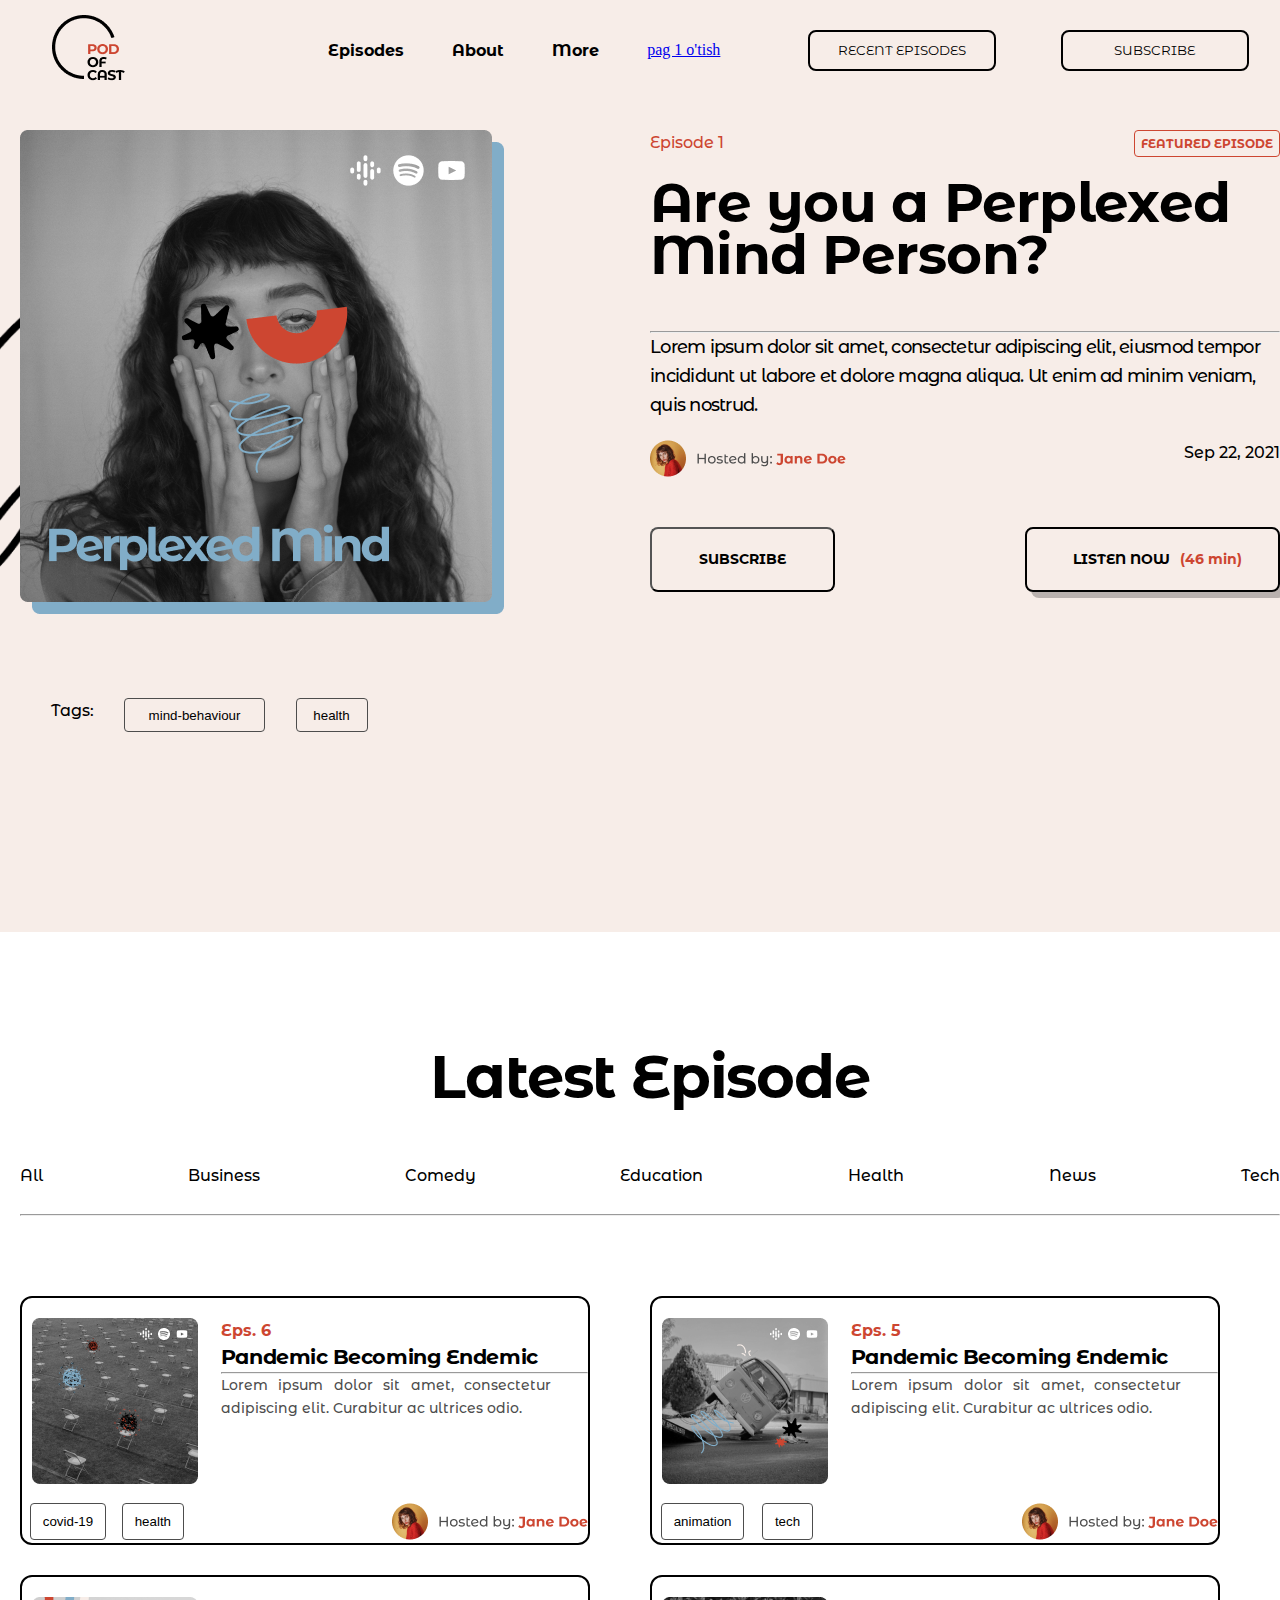
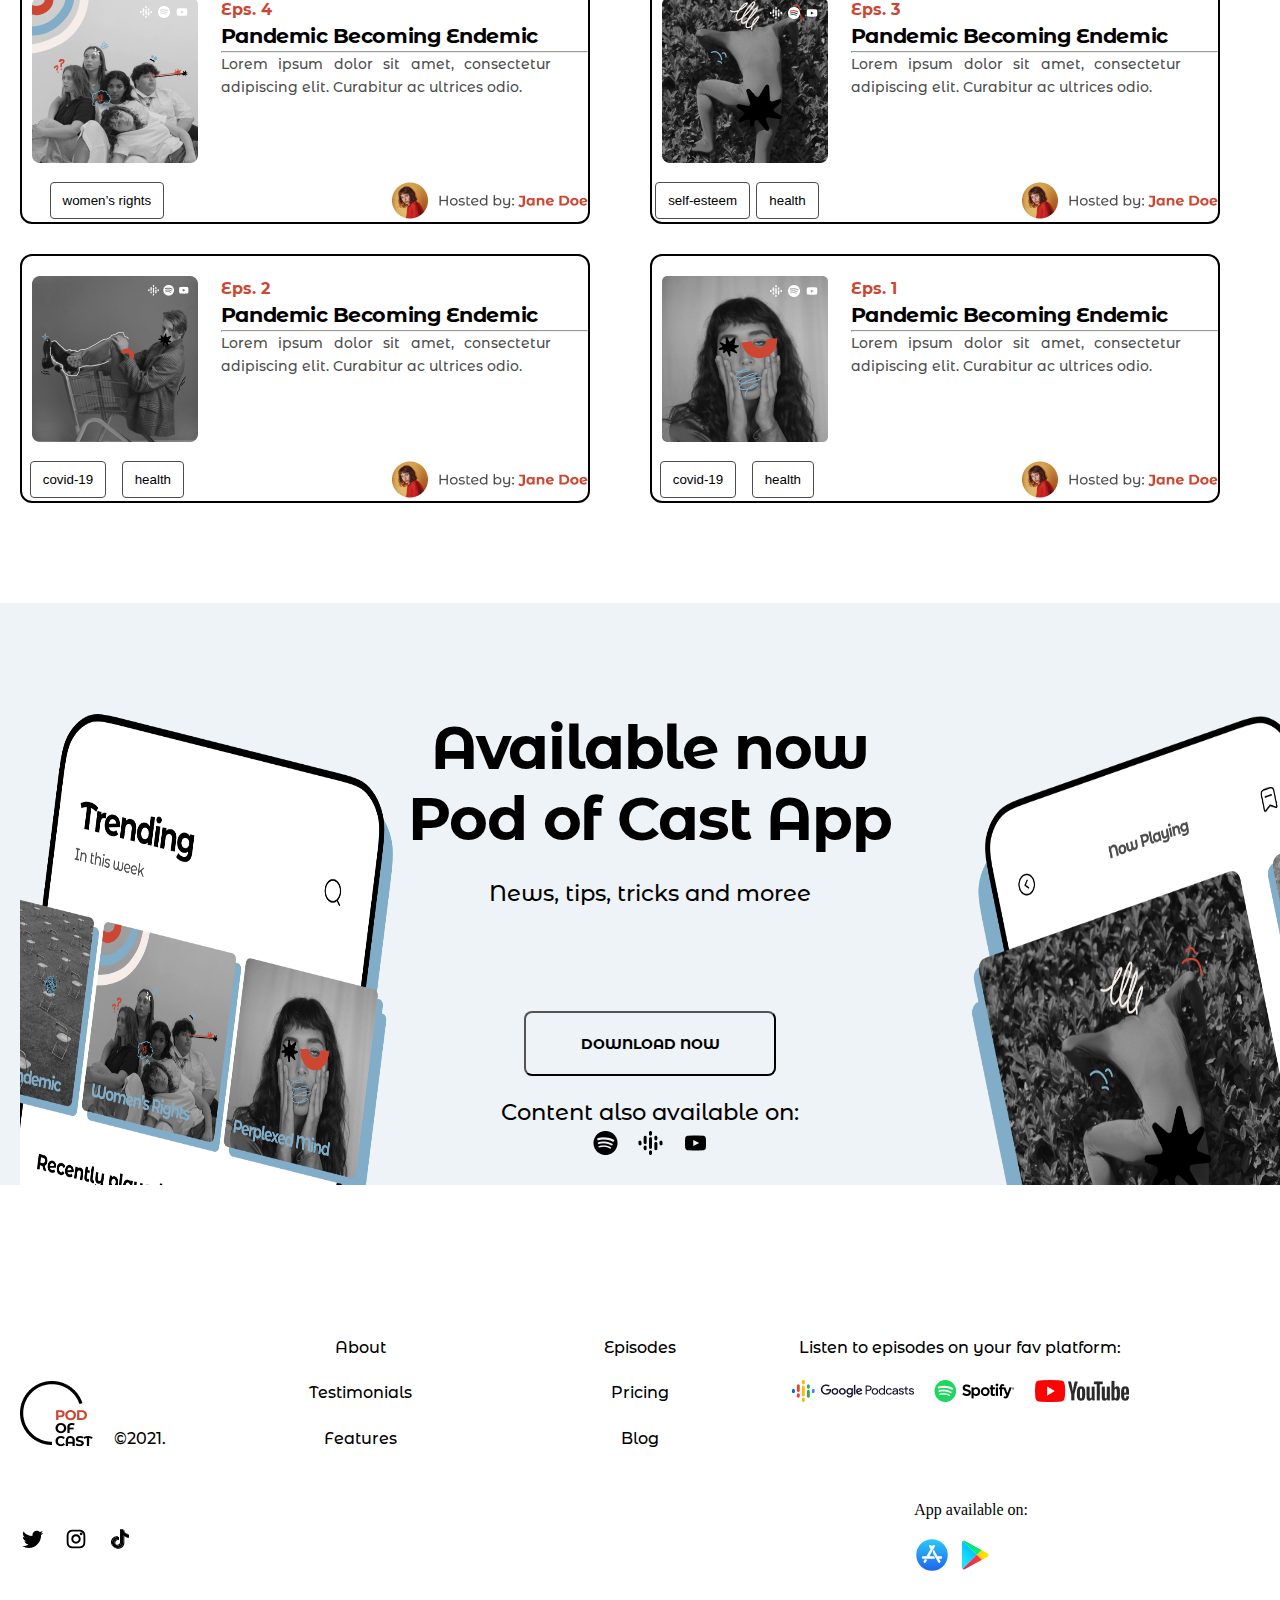
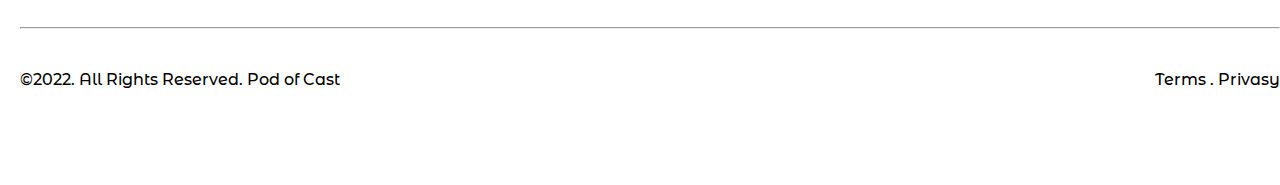
<file: page 3/index.html>
<!DOCTYPE html>
<html lang="en">
  <head>
    <meta charset="UTF-8" />
    <meta http-equiv="X-UA-Compatible" content="IE=edge" />
    <meta name="viewport" content="width=device-width, initial-scale=1.0" />
    <title>page 3</title>
    <link rel="stylesheet" href="css/stayl.css" />
    <link
      rel="stylesheet"
      href="https://cdnjs.cloudflare.com/ajax/libs/font-awesome/6.4.0/css/all.min.css"
      integrity="sha512-iecdLmaskl7CVkqkXNQ/ZH/XLlvWZOJyj7Yy7tcenmpD1ypASozpmT/E0iPtmFIB46ZmdtAc9eNBvH0H/ZpiBw=="
      crossorigin="anonymous"
      referrerpolicy="no-referrer"
    />
  </head>
  <body>
    <header class="header">
      <div class="container">
        <nav class="header-nav">
          <div class="header-nav_logo">
            <img src="logo/logo.png" alt="" />
          </div>
          <ul class="header-nav_list">
            <li>Episodes</li>
            <li>About</li>
            <li>More <i class="fa-solid fa-chevron-down fa-bounce"></i></li>
            <a href="../index.html">pag 1 o'tish</a>

          </ul>
          <div class="header-nav_button">
            <button class="header-nav_button--btn1">RECENT EPISODES</button>
            <button class="header-nav_button--btn2">SUBSCRIBE</button>
          </div>
        </nav>
      </div>
    </header>
    <main>
      <section class="hero">
        <div class="container">
          <img src="icon/Group 48095792.png" alt="" id="img2" />
          <img src="icon/Hero Shape Swirl.png" alt="" id="img" />
          <div class="hero-block">
            <div class="hero-block_img">
              <img src="img/cover.png" alt="" />
            </div>
            <div class="hero-block_content">
              <div class="hero-block_content__subtitle">
                <p>Episode 1</p>
                <button class="hero-block_content__subtitle--btn">
                  FEATURED EPISODE
                </button>
              </div>
              <div class="hero-block_content__title">
                <h2>Are you a Perplexed Mind Person?</h2>
                <br />
                <hr />
                <p>
                  Lorem ipsum dolor sit amet, consectetur adipiscing elit,
                  eiusmod tempor incididunt ut labore et dolore magna aliqua. Ut
                  enim ad minim veniam, quis nostrud.
                </p>
              </div>
              <div class="hero-block_content__avatar">
                <img src="img/hosted by.png" alt="" />
                <p>Sep 22, 2021</p>
              </div>
              <div class="hero-block_content__button">
                <button class="hero-block_content__button--btn1">
                  SUBSCRIBE
                </button>
                <button class="hero-block_content__button--btn2">
                  <i class="fa-solid fa-play"></i> LISTEN NOW
                  <span class="span">(46 min)</span>
                </button>
              </div>
            </div>
          </div>
          <div class="hero-tags">
            <p>Tags:</p>
            <button class="hero-tags_btn">mind-behaviour</button>
            <button class="hero-tags_btn2">health</button>
          </div>
        </div>
      </section>
      <section class="content">
        <div class="container">
          <div class="content-title">
            <h1>Latest Episode</h1>
          </div>
          <div class="content-categories">
            <p>All</p>
            <p>Business</p>
            <p>Comedy</p>
            <p>Education</p>
            <p>Health</p>
            <p>News</p>
            <p>Tech</p>
          </div>
          <hr>
          <ul class="content-list">
            <li>
              <div class="content-list_card1">
                <div class="content-list_card1__img">
                  <img src="img/content_img 1.png" alt="" />
                </div>
                <div class="content-list_card1__text">
                  <h4>Eps. 6</h4>
                  <h3>Pandemic Becoming Endemic</h3>
                  <hr />
                  <p>
                    Lorem ipsum dolor sit amet, consectetur adipiscing elit.
                    Curabitur ac ultrices odio.
                  </p>
                </div>
              </div>
              <div class="content-list_card2">
                <div class="content-list_card2__button">
                  <button class="content-list_card2__button--btn">
                    <p>covid-19</p>
                  </button>
                  <button class="content-list_card2__button--btn">
                    <p>health</p>
                  </button>
                </div>
                <img src="img/hosted by.png" alt="" />
              </div>
            </li>
            <li>
              <div class="content-list_card1">
                <div class="content-list_card1__img">
                  <img src="img/content_img 2.png" alt="" />
                </div>
                <div class="content-list_card1__text">
                  <h4>Eps. 5</h4>
                  <h3>Pandemic Becoming Endemic</h3>
                  <hr />
                  <p>
                    Lorem ipsum dolor sit amet, consectetur adipiscing elit.
                    Curabitur ac ultrices odio.
                  </p>
                </div>
              </div>
              <div class="content-list_card2">
                <div class="content-list_card2__button">
                  <button class="content-list_card2__button--btn">
                    <p>animation</p>
                  </button>
                  <button class="content-list_card2__button--btn">
                    <p>tech</p>
                  </button>
                </div>
                <img src="img/hosted by.png" alt="" />
              </div>
            </li>
            <li>
              <div class="content-list_card1">
                <div class="content-list_card1__img">
                  <img src="img/content_img 3.png" alt="" />
                </div>
                <div class="content-list_card1__text">
                  <h4>Eps. 4</h4>
                  <h3>Pandemic Becoming Endemic</h3>
                  <hr />
                  <p>
                    Lorem ipsum dolor sit amet, consectetur adipiscing elit.
                    Curabitur ac ultrices odio.
                  </p>
                </div>
              </div>
              <div class="content-list_card2">
                <div class="content-list_card2__button">
                  <button class="content-list_card2__button--btn">
                    <p>women’s rights</p>
                  </button>
                </div>
                <img src="img/hosted by.png" alt="" />
              </div>
            </li>
            <li>
              <div class="content-list_card1">
                <div class="content-list_card1__img">
                  <img src="img/content_img 4.png" alt="" />
                </div>
                <div class="content-list_card1__text">
                  <h4>Eps. 3</h4>
                  <h3>Pandemic Becoming Endemic</h3>
                  <hr />
                  <p>
                    Lorem ipsum dolor sit amet, consectetur adipiscing elit.
                    Curabitur ac ultrices odio.
                  </p>
                </div>
              </div>
              <div class="content-list_card2">
                <div class="content-list_card2__button">
                  <button class="content-list_card2__button--btn">
                    <p>self-esteem</p>
                  </button>
                  <button class="content-list_card2__button--btn">
                    <p>health</p>
                  </button>
                </div>
                <img src="img/hosted by.png" alt="" />
              </div>
            </li>
            <li>
              <div class="content-list_card1">
                <div class="content-list_card1__img">
                  <img src="img/content_img 5.png" alt="" />
                </div>
                <div class="content-list_card1__text">
                  <h4>Eps. 2</h4>
                  <h3>Pandemic Becoming Endemic</h3>
                  <hr />
                  <p>
                    Lorem ipsum dolor sit amet, consectetur adipiscing elit.
                    Curabitur ac ultrices odio.
                  </p>
                </div>
              </div>
              <div class="content-list_card2">
                <div class="content-list_card2__button">
                  <button class="content-list_card2__button--btn">
                    <p>covid-19</p>
                  </button>
                  <button class="content-list_card2__button--btn">
                    <p>health</p>
                  </button>
                </div>
                <img src="img/hosted by.png" alt="" />
              </div>
            </li>
            <li>
              <div class="content-list_card1">
                <div class="content-list_card1__img">
                  <img src="img/content_img 6.png" alt="" />
                </div>
                <div class="content-list_card1__text">
                  <h4>Eps. 1</h4>
                  <h3>Pandemic Becoming Endemic</h3>
                  <hr />
                  <p>
                    Lorem ipsum dolor sit amet, consectetur adipiscing elit.
                    Curabitur ac ultrices odio.
                  </p>
                </div>
              </div>
              <div class="content-list_card2">
                <div class="content-list_card2__button">
                  <button class="content-list_card2__button--btn">
                    <p>covid-19</p>
                  </button>
                  <button class="content-list_card2__button--btn">
                    <p>health</p>
                  </button>
                </div>
                <img src="img/hosted by.png" alt="" />
              </div>
            </li>
          </ul>
          </div>
        </div>
      </section>
      <section class="app">
        <div class="container">
          <div class="app-img1">
            <img src="img/Home.png" alt="" />
          </div>
          <div class="app-img2">
            <img src="img/play.png" alt="" />
          </div>
          <div class="app-title">
            <h1>
              Available now <br />
              Pod of Cast App
            </h1>
            <p>News, tips, tricks and moree</p>
            <button class="app-title_btn">DOWNLOAD NOW</button> <br />
            <br />
            <p>Content also available on:</p>
            <div class="app-title_img">
              <img src="logo/spotify.png" alt="" />
              <img src="logo/google podcast.png" alt="" />
              <img src="logo/youtube.png" alt="" />
            </div>
          </div>
        </div>
      </section>
    </main>
    <footer class="footer">
        <div class="container">
          <ul class="footer-list">
            <li>
              <img src="logo/logo.png" alt="" />
              <p>©2021.</p>
              <br />
            </li>
            <li>
              <p>About</p>
              <p>Testimonials</p>
              <p>Features</p>
            </li>
            <li>
              <p>Episodes</p>
              <p>Pricing</p>
              <p>Blog</p>
            </li>
            <li>
              <p>Listen to episodes on your fav platform:</p>
              <div class="footer-list_img">
                <img src="logo/footer_Google Podcast.png" alt="" />
                <img src="logo/footer_Spotify.png" alt="" />
                <img src="logo/footer_Youtube.png" alt="" />
              </div>
            </li>
          </ul>
          <div class="footer-block">
            <div class="footer-block_card1">
              <svg
                xmlns="http://www.w3.org/2000/svg"
                width="24"
                height="24"
                viewBox="0 0 24 24"
                fill="none"
              >
                <path
                  d="M8.84156 21C6.41531 21 4.15363 20.2943 2.25 19.0767C3.86624 19.1813 6.71855 18.9308 8.49268 17.2386C5.82381 17.1161 4.6202 15.0692 4.4632 14.1945C4.68997 14.2819 5.77148 14.3869 6.382 14.142C3.31192 13.3722 2.84095 10.678 2.94561 9.85573C3.52125 10.2581 4.49809 10.3981 4.88185 10.3631C2.02109 8.31618 3.05027 5.23707 3.55613 4.57226C5.60912 7.4165 8.6859 9.01393 12.4923 9.10278C12.4205 8.78802 12.3826 8.46032 12.3826 8.12373C12.3826 5.70819 14.3351 3.75 16.7435 3.75C18.0019 3.75 19.1358 4.28457 19.9318 5.13963C20.7727 4.94258 22.0382 4.4813 22.6569 4.0824C22.3451 5.20208 21.3742 6.13612 20.7869 6.48231C20.7821 6.47048 20.7918 6.49408 20.7869 6.48231C21.3028 6.40428 22.6986 6.13603 23.25 5.76192C22.9773 6.39094 21.948 7.4368 21.1033 8.02232C21.2605 14.9535 15.9574 21 8.84156 21Z"
                  fill="#000"
                />
              </svg>
              <svg
                xmlns="http://www.w3.org/2000/svg"
                width="24"
                height="24"
                viewBox="0 0 24 24"
                fill="none"
              >
                <path
                  d="M18.5333 6.8665C18.5333 7.6397 17.9065 8.2665 17.1333 8.2665C16.3601 8.2665 15.7333 7.6397 15.7333 6.8665C15.7333 6.09331 16.3601 5.4665 17.1333 5.4665C17.9065 5.4665 18.5333 6.09331 18.5333 6.8665Z"
                  fill="black"
                />
                <path
                  fill-rule="evenodd"
                  clip-rule="evenodd"
                  d="M12 16.6665C14.5773 16.6665 16.6667 14.5772 16.6667 11.9998C16.6667 9.42251 14.5773 7.33317 12 7.33317C9.42268 7.33317 7.33334 9.42251 7.33334 11.9998C7.33334 14.5772 9.42268 16.6665 12 16.6665ZM12 14.7998C13.5464 14.7998 14.8 13.5462 14.8 11.9998C14.8 10.4534 13.5464 9.19984 12 9.19984C10.4536 9.19984 9.20001 10.4534 9.20001 11.9998C9.20001 13.5462 10.4536 14.7998 12 14.7998Z"
                  fill="black"
                />
                <path
                  fill-rule="evenodd"
                  clip-rule="evenodd"
                  d="M2.66667 11.6265C2.66667 8.49021 2.66667 6.92206 3.27704 5.72416C3.81393 4.67045 4.67062 3.81376 5.72433 3.27687C6.92223 2.6665 8.49038 2.6665 11.6267 2.6665H12.3733C15.5096 2.6665 17.0778 2.6665 18.2757 3.27687C19.3294 3.81376 20.1861 4.67045 20.723 5.72416C21.3333 6.92206 21.3333 8.49021 21.3333 11.6265V12.3732C21.3333 15.5095 21.3333 17.0776 20.723 18.2755C20.1861 19.3292 19.3294 20.1859 18.2757 20.7228C17.0778 21.3332 15.5096 21.3332 12.3733 21.3332H11.6267C8.49038 21.3332 6.92223 21.3332 5.72433 20.7228C4.67062 20.1859 3.81393 19.3292 3.27704 18.2755C2.66667 17.0776 2.66667 15.5095 2.66667 12.3732V11.6265ZM11.6267 4.53317H12.3733C13.9723 4.53317 15.0592 4.53462 15.8994 4.60327C16.7178 4.67013 17.1363 4.79133 17.4282 4.94008C18.1307 5.29801 18.7018 5.86913 19.0598 6.57161C19.2085 6.86355 19.3297 7.28207 19.3966 8.10044C19.4652 8.94061 19.4667 10.0276 19.4667 11.6265V12.3732C19.4667 13.9721 19.4652 15.0591 19.3966 15.8992C19.3297 16.7176 19.2085 17.1361 19.0598 17.4281C18.7018 18.1305 18.1307 18.7017 17.4282 19.0596C17.1363 19.2084 16.7178 19.3295 15.8994 19.3964C15.0592 19.4651 13.9723 19.4665 12.3733 19.4665H11.6267C10.0277 19.4665 8.94078 19.4651 8.10061 19.3964C7.28223 19.3295 6.86372 19.2084 6.57177 19.0596C5.8693 18.7017 5.29817 18.1305 4.94025 17.4281C4.79149 17.1361 4.6703 16.7176 4.60343 15.8992C4.53479 15.0591 4.53334 13.9721 4.53334 12.3732V11.6265C4.53334 10.0276 4.53479 8.94061 4.60343 8.10044C4.6703 7.28207 4.79149 6.86355 4.94025 6.57161C5.29817 5.86913 5.8693 5.29801 6.57177 4.94008C6.86372 4.79133 7.28223 4.67013 8.10061 4.60327C8.94078 4.53462 10.0277 4.53317 11.6267 4.53317Z"
                  fill="black"
                />
              </svg>
              <svg
                xmlns="http://www.w3.org/2000/svg"
                width="24"
                height="24"
                viewBox="0 0 24 24"
                fill="none"
              >
                <path
                  d="M6.33812 14.8444C6.45533 13.8739 6.85333 13.3306 7.60335 12.7736C8.67649 12.0193 10.017 12.446 10.017 12.446V9.91462C10.3429 9.90629 10.6689 9.92561 10.9913 9.97234V13.23C10.9913 13.23 9.65116 12.8033 8.57801 13.558C7.8284 14.1146 7.42958 14.6583 7.31278 15.6287C7.30912 16.1557 7.40801 16.8445 7.8634 17.4401C7.75081 17.3824 7.63604 17.3166 7.51911 17.2427C6.51596 16.5691 6.33324 15.5585 6.33812 14.8444ZM16.5263 5.23411C15.7881 4.42517 15.5089 3.60842 15.408 3.03467H16.3366C16.3366 3.03467 16.1515 4.53906 17.5009 6.01849L17.5197 6.03838C17.156 5.8096 16.8224 5.53956 16.5263 5.23411ZM20.9999 7.52756V10.7197C20.9999 10.7197 19.8149 10.6733 18.9379 10.4501C17.7134 10.1381 16.9263 9.65953 16.9263 9.65953C16.9263 9.65953 16.3826 9.31824 16.3387 9.29445V15.8862C16.3387 16.2532 16.2382 17.1698 15.9317 17.9343C15.5317 18.9343 14.9143 19.5908 14.8008 19.725C14.8008 19.725 14.0499 20.6123 12.7253 21.2098C11.5313 21.7489 10.483 21.7352 10.1696 21.7489C10.1696 21.7489 8.35744 21.8207 6.72677 20.7609C6.37415 20.5273 6.04499 20.2628 5.74356 19.9707L5.7517 19.9765C7.38278 21.0363 9.19455 20.9645 9.19455 20.9645C9.50831 20.9509 10.5566 20.9645 11.7502 20.4255C13.0737 19.8279 13.8257 18.9406 13.8257 18.9406C13.938 18.8064 14.5582 18.15 14.9566 17.1495C15.2623 16.3854 15.3636 15.4684 15.3636 15.1014V8.51047C15.4076 8.53465 15.9508 8.87594 15.9508 8.87594C15.9508 8.87594 16.7383 9.35491 17.9628 9.66655C18.8402 9.88966 20.0249 9.93607 20.0249 9.93607V7.43473C20.4302 7.52561 20.7757 7.55018 20.9999 7.52756Z"
                  fill="black"
                />
                <path
                  d="M20.0253 7.43473V9.93529C20.0253 9.93529 18.8407 9.88887 17.9633 9.66577C16.7387 9.35374 15.9513 8.87516 15.9513 8.87516C15.9513 8.87516 15.408 8.53387 15.364 8.50969V15.1022C15.364 15.4692 15.2635 16.3862 14.9571 17.1503C14.557 18.1507 13.9397 18.8072 13.8261 18.9414C13.8261 18.9414 13.0749 19.8287 11.7507 20.4262C10.5571 20.9653 9.50874 20.9516 9.19498 20.9653C9.19498 20.9653 7.38321 21.0371 5.75213 19.9773L5.74399 19.9715C5.57178 19.8047 5.40968 19.6286 5.25849 19.4441C4.73799 18.8095 4.41894 18.0591 4.33877 17.845C4.33863 17.844 4.33863 17.8431 4.33877 17.8422C4.20976 17.4701 3.93873 16.5765 3.97576 15.711C4.04128 14.184 4.57847 13.2467 4.72049 13.0119C5.09664 12.3716 5.58587 11.7987 6.16641 11.3188C6.6787 10.9046 7.25936 10.5751 7.88458 10.3437C8.56046 10.072 9.28422 9.92637 10.017 9.91462V12.446C10.017 12.446 8.67652 12.0208 7.60378 12.7736C6.85376 13.3306 6.45576 13.8739 6.33855 14.8444C6.33367 15.5585 6.51639 16.5691 7.51873 17.2431C7.63566 17.3172 7.75042 17.383 7.86301 17.4405C8.03812 17.6681 8.25125 17.8664 8.49379 18.0275C9.47293 18.6473 10.2934 18.6906 11.3425 18.288C12.042 18.0189 12.5686 17.4124 12.8128 16.7404C12.9662 16.3207 12.9642 15.8982 12.9642 15.4614V3.03467H15.4059C15.5069 3.60842 15.786 4.42517 16.5243 5.23411C16.8204 5.53956 17.1539 5.8096 17.5176 6.03838C17.6251 6.14954 18.1745 6.69911 18.8797 7.0365C19.2444 7.21089 19.6288 7.34452 20.0253 7.43473Z"
                  fill="black"
                />
                <path
                  d="M3.36691 17.0679V17.0698L3.4275 17.234C3.42054 17.2149 3.39803 17.1568 3.36691 17.0679Z"
                  fill="black"
                />
                <path
                  d="M7.88461 10.344C7.25939 10.5754 6.67873 10.9049 6.16644 11.3191C5.58572 11.8001 5.09661 12.3742 4.72093 13.0158C4.57891 13.2498 4.04172 14.1878 3.9762 15.7149C3.93917 16.5804 4.2102 17.4739 4.33921 17.846C4.33907 17.847 4.33907 17.8479 4.33921 17.8488C4.4206 18.061 4.73843 18.8114 5.25893 19.4479C5.41012 19.6325 5.57222 19.8085 5.74443 19.9753C5.19268 19.6095 4.7006 19.1674 4.28427 18.6632C3.76825 18.034 3.45001 17.2914 3.36699 17.0722C3.36689 17.0706 3.36689 17.0691 3.36699 17.0675V17.0648C3.23758 16.6931 2.96573 15.7991 3.00358 14.9324C3.0691 13.4054 3.60628 12.4681 3.74831 12.2333C4.12388 11.5917 4.613 11.0176 5.19382 10.5367C5.706 10.1223 6.28669 9.79279 6.91199 9.56155C7.30202 9.40646 7.70833 9.29203 8.1239 9.22027C8.75019 9.11549 9.38984 9.1064 10.0191 9.19336V9.91493C9.2856 9.92643 8.56113 10.0721 7.88461 10.344Z"
                  fill="black"
                />
                <path
                  d="M15.408 3.03476H12.9662V15.4619C12.9662 15.8987 12.9662 16.32 12.8148 16.7408C12.5682 17.4125 12.0437 18.019 11.3445 18.2881C10.295 18.6922 9.47454 18.6474 8.49581 18.0276C8.25285 17.8673 8.03917 17.6696 7.8634 17.4425C8.69726 17.8688 9.44361 17.8614 10.3682 17.5057C11.067 17.2366 11.5923 16.6301 11.8381 15.958C11.992 15.5383 11.9899 15.1159 11.9899 14.6795V2.25H15.3616C15.3616 2.25 15.3237 2.55891 15.408 3.03476ZM20.0253 6.74328V7.43483C19.6295 7.34447 19.2458 7.21085 18.8817 7.0366C18.1765 6.69921 17.6271 6.14964 17.5197 6.03848C17.6443 6.11693 17.7737 6.1883 17.9071 6.25222C18.7645 6.66255 19.609 6.78502 20.0253 6.74328Z"
                  fill="black"
                />
              </svg>
            </div>
            <div class="footer-block_card2">
              <p>App available on:</p>
              <br />
              <svg
                xmlns="http://www.w3.org/2000/svg"
                width="36"
                height="36"
                viewBox="0 0 36 36"
                fill="none"
              >
                <circle
                  cx="18"
                  cy="18"
                  r="15.75"
                  fill="url(#paint0_linear_301_2751)"
                />
                <path
                  d="M20.7527 9.73579C21.0931 9.1416 20.8896 8.38267 20.2981 8.04068C19.7067 7.69869 18.9513 7.90314 18.6109 8.49733L18.0172 9.53372L17.4234 8.49733C17.083 7.90314 16.3276 7.69869 15.7362 8.04068C15.1448 8.38267 14.9413 9.1416 15.2817 9.73579L16.5915 12.0222L12.4484 19.2543H9.11059C8.42819 19.2543 7.875 19.81 7.875 20.4956C7.875 21.1812 8.42819 21.737 9.11059 21.737H20.7365C20.8384 21.4679 20.9457 21.0062 20.8316 20.5818C20.66 19.9439 20.025 19.2543 18.961 19.2543H15.2997L20.7527 9.73579Z"
                  fill="white"
                />
                <path
                  d="M13.091 23.1097C12.8801 22.8744 12.4078 22.4986 11.9936 22.3749C11.3621 22.1862 10.8834 22.3046 10.6419 22.4077L9.72149 24.0142C9.38108 24.6084 9.58458 25.3673 10.176 25.7093C10.7675 26.0513 11.5229 25.8469 11.8633 25.2527L13.091 23.1097Z"
                  fill="white"
                />
                <path
                  d="M25.0082 21.737H26.8894C27.5718 21.737 28.125 21.1812 28.125 20.4956C28.125 19.81 27.5718 19.2543 26.8894 19.2543H23.5859L19.8647 12.7587C19.5883 13.0226 19.0583 13.6969 18.9782 14.4613C18.8752 15.444 19.0297 16.2716 19.493 17.0819C21.0508 19.8063 22.611 22.5295 24.1711 25.2527C24.5115 25.8469 25.2669 26.0513 25.8583 25.7093C26.4497 25.3673 26.6532 24.6084 26.3128 24.0142L25.0082 21.737Z"
                  fill="white"
                />
                <defs>
                  <linearGradient
                    id="paint0_linear_301_2751"
                    x1="18"
                    y1="2.25"
                    x2="18"
                    y2="33.75"
                    gradientUnits="userSpaceOnUse"
                  >
                    <stop stop-color="#2AC9FA" />
                    <stop offset="1" stop-color="#1F65EB" />
                  </linearGradient>
                </defs>
              </svg>
              <svg
                xmlns="http://www.w3.org/2000/svg"
                width="36"
                height="36"
                viewBox="0 0 36 36"
                fill="none"
              >
                <mask
                  id="mask0_301_2754"
                  style="mask-type: alpha"
                  maskUnits="userSpaceOnUse"
                  x="7"
                  y="3"
                  width="28"
                  height="30"
                >
                  <path
                    d="M33.8044 16.2005C35.2319 16.986 35.2319 19.0141 33.8044 19.7995L10.9758 32.3616C9.58558 33.1266 7.875 32.1339 7.875 30.562L7.875 5.43796C7.875 3.86615 9.58558 2.87342 10.9758 3.63842L33.8044 16.2005Z"
                    fill="#C4C4C4"
                  />
                </mask>
                <g mask="url(#mask0_301_2754)">
                  <path
                    d="M8.58907 32.1147L22.8288 17.7949L8.82358 3.71094C8.26485 4.06912 7.875 4.68752 7.875 5.43789V30.562C7.875 31.2022 8.15876 31.7463 8.58907 32.1147Z"
                    fill="url(#paint0_linear_301_2754)"
                  />
                  <path
                    d="M33.8044 16.2003C35.2318 16.9858 35.2318 19.0139 33.8044 19.7994L28.0452 22.9685L22.8289 17.7947L27.7792 12.8848L33.8044 16.2003Z"
                    fill="url(#paint1_linear_301_2754)"
                  />
                  <path
                    d="M28.0452 22.9687L22.8289 17.7949L8.58905 32.1148C9.21525 32.651 10.1518 32.8151 10.9758 32.3616L28.0452 22.9687Z"
                    fill="url(#paint2_linear_301_2754)"
                  />
                  <path
                    d="M8.82361 3.71098L22.8288 17.7949L27.7792 12.8849L10.9758 3.63842C10.2493 3.23863 9.43525 3.31889 8.82361 3.71098Z"
                    fill="url(#paint3_linear_301_2754)"
                  />
                </g>
                <defs>
                  <linearGradient
                    id="paint0_linear_301_2754"
                    x1="17.6365"
                    y1="12.233"
                    x2="7.95494"
                    y2="21.9942"
                    gradientUnits="userSpaceOnUse"
                  >
                    <stop stop-color="#00C3FF" />
                    <stop offset="1" stop-color="#1BE2FA" />
                  </linearGradient>
                  <linearGradient
                    id="paint1_linear_301_2754"
                    x1="22.8289"
                    y1="17.7947"
                    x2="35.7058"
                    y2="17.7947"
                    gradientUnits="userSpaceOnUse"
                  >
                    <stop stop-color="#FFCE00" />
                    <stop offset="1" stop-color="#FFEA00" />
                  </linearGradient>
                  <linearGradient
                    id="paint2_linear_301_2754"
                    x1="8.29043"
                    y1="33.8628"
                    x2="25.4193"
                    y2="20.1302"
                    gradientUnits="userSpaceOnUse"
                  >
                    <stop stop-color="#DE2453" />
                    <stop offset="1" stop-color="#FE3944" />
                  </linearGradient>
                  <linearGradient
                    id="paint3_linear_301_2754"
                    x1="9.12114"
                    y1="2.13904"
                    x2="25.4222"
                    y2="15.4535"
                    gradientUnits="userSpaceOnUse"
                  >
                    <stop stop-color="#11D574" />
                    <stop offset="1" stop-color="#01F176" />
                  </linearGradient>
                </defs>
              </svg>
            </div>
          </div>
          <hr />
          <div class="footer-end">
            <p>©2022. All Rights Reserved. Pod of Cast</p>
            <p>Terms . Privasy</p>
          </div>
        </div>
      </footer>
  </body>
</html>
</file>
<file: page 3/css/stayl.css>
@import url("https://fonts.googleapis.com/css2?family=Montserrat+Alternates:ital,wght@1,500&family=Montserrat:wght@800&family=Nanum+Gothic&family=Open+Sans&family=Poppins&family=Tenor+Sans&display=swap");
* {
  margin: 0;
  padding: 0;
  box-sizing: border-box;
}

.span {
  color: var(--vermillion, #cd4631);
}

button {
  cursor: pointer;
}

.header {
  margin: 0 auto;
  background-color: #f7ede8;
}
.header .container {
  width: 1300px;
  margin: 0 auto;
  padding: 0 20px;
}
.header .container .header-nav {
  width: 100%;
  height: 100px;
  display: flex;
  justify-content: space-around;
  align-items: center;
}
.header .container .header-nav_logo {
  width: 15%;
  cursor: pointer;
}
.header .container .header-nav_list {
  width: 35%;
  display: flex;
  justify-content: space-around;
  list-style: none;
}
.header .container .header-nav_list li {
  font-weight: 700;
  font-size: 16px;
  font-family: "Montserrat Alternates", sans-serif;
  cursor: pointer;
}
.header .container .header-nav_button {
  width: 35%;
  display: flex;
  justify-content: space-between;
}
.header .container .header-nav_button--btn1 {
  width: 188px;
  height: 41px;
  border-radius: 8px;
  border: 2px solid var(--black, #000);
  cursor: pointer;
  font-family: "Montserrat Alternates", sans-serif;
  background: transparent;
}
.header .container .header-nav_button--btn1:hover {
  background-color: #000;
  color: #f5f8fc;
}
.header .container .header-nav_button--btn2 {
  width: 188px;
  height: 41px;
  border-radius: 8px;
  border: 2px solid var(--black, #000);
  cursor: pointer;
  font-family: "Montserrat Alternates", sans-serif;
  background: transparent;
  cursor: pointer;
}
.header .container .header-nav_button--btn2:hover {
  background-color: #000;
  color: #f5f8fc;
}

.hero {
  margin: 0 auto;
  padding-top: 30px;
  padding-bottom: 200px;
  background-color: #f7ede8;
}
.hero .container {
  width: 1300px;
  margin: 0 auto;
  padding: 0 20px;
  position: relative;
}
.hero .container #img {
  position: absolute;
  width: 303px;
  left: -80px;
}
.hero .container #img2 {
  position: absolute;
  width: 155.3px;
  height: 216.077px;
  top: 100px;
  right: -150px;
}
.hero .container .hero-block {
  width: 100%;
  display: flex;
  justify-content: space-between;
  padding-bottom: 80px;
}
.hero .container .hero-block_img {
  width: 50%;
  z-index: 2;
}
.hero .container .hero-block_content {
  width: 50%;
}
.hero .container .hero-block_content__subtitle {
  display: flex;
  justify-content: space-between;
  padding-bottom: 20px;
}
.hero .container .hero-block_content__subtitle p {
  color: var(--black, #000);
  font-family: "Montserrat Alternates", sans-serif;
  font-size: 16px;
  font-style: normal;
  font-weight: 500;
  line-height: 160%; /* 25.6px */
  color: var(--vermillion, #cd4631);
}
.hero .container .hero-block_content__subtitle--btn {
  display: flex;
  padding: 3px 6px;
  justify-content: center;
  align-items: center;
  border-radius: 4px;
  border: 1px solid var(--vermillion, #cd4631);
  background: transparent;
  color: var(--vermillion, #cd4631);
  font-family: Montserrat Alternates;
  font-size: 12px;
  font-style: normal;
  font-weight: 700;
  line-height: 160%;
}
.hero .container .hero-block_content__title {
  color: var(--black, #000);
  font-family: "Montserrat Alternates", sans-serif;
  font-size: 36.65px;
  font-style: normal;
  font-weight: 700;
  line-height: 140%; /* 51.31px */
  letter-spacing: -0.733px;
  padding-bottom: 20px;
}
.hero .container .hero-block_content__title p {
  width: 98%;
  color: var(--black, #000);
  font-family: "Montserrat Alternates", sans-serif;
  font-size: 16px;
  font-style: normal;
  font-weight: 500;
  line-height: 160%; /* 25.6px */
  font-size: 18px;
}
.hero .container .hero-block_content__avatar {
  display: flex;
  justify-content: space-between;
  padding-bottom: 50px;
}
.hero .container .hero-block_content__avatar p {
  color: var(--black, #000);
  font-family: "Montserrat Alternates", sans-serif;
  font-size: 16px;
  font-style: normal;
  font-weight: 500;
  line-height: 160%; /* 25.6px */
}
.hero .container .hero-block_content__button {
  display: flex;
  justify-content: space-between;
}
.hero .container .hero-block_content__button--btn1 {
  width: 185px;
  height: 65px;
  display: inline-flex;
  padding: 20px 45px;
  justify-content: center;
  align-items: center;
  border-radius: 8px;
  background: transparent;
  color: #000;
  font-family: "Montserrat Alternates", sans-serif;
  font-size: 14px;
  font-style: normal;
  font-weight: 700;
  line-height: normal;
  cursor: pointer;
}
.hero .container .hero-block_content__button--btn1:hover {
  background: var(--black, #000);
  box-shadow: 6px 6px 0px 0px rgba(0, 0, 0, 0.25);
  color: #f7ede8;
}
.hero .container .hero-block_content__button--btn2 {
  display: flex;
  padding: 20px 36px;
  justify-content: center;
  align-items: center;
  gap: 10px;
  border-radius: 8px;
  border: 2px solid var(--black, #000);
  background: rgba(255, 255, 255, 0.01);
  box-shadow: 6px 6px 0px 0px rgba(0, 0, 0, 0.25);
  font-family: Montserrat Alternates;
  font-size: 14px;
  font-style: normal;
  font-weight: 700;
}
.hero .container .hero-tags {
  display: flex;
  justify-content: space-evenly;
  width: 30%;
}
.hero .container .hero-tags p {
  color: var(--black, #000);
  font-family: "Montserrat Alternates", sans-serif;
  font-size: 16px;
  font-style: normal;
  font-weight: 500;
  line-height: 160%; /* 25.6px */
}
.hero .container .hero-tags_btn {
  width: 141px;
  height: 34px;
  display: flex;
  padding: 6px 12px;
  justify-content: center;
  align-items: center;
  gap: 10px;
  border-radius: 4px;
  border: 1px solid var(--davys-grey, #4d4d4d);
  background: transparent;
}
.hero .container .hero-tags_btn2 {
  width: 72px;
  height: 34px;
  display: flex;
  padding: 6px 12px;
  justify-content: center;
  align-items: center;
  gap: 10px;
  border-radius: 4px;
  border: 1px solid var(--davys-grey, #4d4d4d);
  background: transparent;
}

.content {
  margin: 0 auto;
  padding-top: 30px;
  padding-bottom: 100px;
}
.content .container {
  width: 1300px;
  margin: 0 auto;
  padding: 0 20px;
}
.content .container .content-title {
  margin-top: 80px;
  width: 100%;
  text-align: center;
  padding-bottom: 30px;
}
.content .container .content-title h1 {
  color: var(--black, #000);
  text-align: center;
  font-family: "Montserrat Alternates", sans-serif;
  font-size: 59.3px;
  font-style: normal;
  font-weight: 700;
  line-height: 120%; /* 71.16px */
  letter-spacing: -1.186px;
  margin-bottom: 20px;
}
.content .container .content-categories {
  display: flex;
  justify-content: space-between;
}
.content .container .content-categories p {
  color: var(--black, #000);
  font-family: "Montserrat Alternates", sans-serif;
  font-size: 16px;
  font-style: normal;
  font-weight: 500;
  line-height: 160%; /* 25.6px */
  cursor: pointer;
  padding-bottom: 25px;
}
.content .container .content-categories p:hover {
  color: var(--vermillion, #cd4631);
}
.content .container .content-list {
  display: grid;
  grid-template-columns: auto auto;
  list-style: none;
  row-gap: 30px;
  margin-top: 80px;
}
.content .container .content-list li {
  width: 570px;
  height: 249px;
  border-radius: 12px;
  border: 2px solid var(--black, #000);
  background: #fff;
  display: flex;
  flex-direction: column;
  row-gap: 15px;
  cursor: pointer;
}
.content .container .content-list li .content-list_card1 {
  width: 100%;
  display: flex;
  padding-left: 10px;
  padding-top: 20px;
}
.content .container .content-list li .content-list_card1__img {
  width: 35%;
}
.content .container .content-list li .content-list_card1__text {
  width: 68%;
  text-align: justify;
}
.content .container .content-list li .content-list_card1__text h4 {
  color: var(--vermillion, #cd4631);
  font-family: "Montserrat Alternates", sans-serif;
  font-size: 16px;
  font-style: normal;
  font-weight: 700;
  line-height: 160%; /* 25.6px */
}
.content .container .content-list li .content-list_card1__text h3 {
  font-family: "Montserrat Alternates", sans-serif;
  font-size: 20.65px;
  font-style: normal;
  font-weight: 700;
  line-height: 140%; /* 31.71px */
  letter-spacing: -0.453px;
}
.content .container .content-list li .content-list_card1__text p {
  width: 90%;
  color: var(--davys-grey, #4d4d4d);
  font-family: Montserrat Alternates;
  font-size: 14px;
  font-style: normal;
  font-weight: 500;
  line-height: 160%; /* 22.4px */
}
.content .container .content-list li .content-list_card2 {
  display: flex;
  justify-content: space-between;
}
.content .container .content-list li .content-list_card2__button {
  display: flex;
  width: 30%;
  justify-content: space-around;
}
.content .container .content-list li .content-list_card2__button--btn {
  background: transparent;
  padding: 6px 12px;
  border-radius: 4px;
  border: 1px solid var(--davys-grey, #4d4d4d);
  cursor: pointer;
}
.content .container .content-list li:hover {
  border-radius: 12px;
  border: 2px solid var(--black, #000);
  background: #fff;
  box-shadow: 10px 10px 0px 0px #81adc8;
}
.content .container .content-list li:hover h3 {
  color: var(--vermillion, #cd4631);
}

.app {
  margin: 0 auto;
  padding-top: 30px;
  background: #edf3f7;
}
.app .container {
  width: 1300px;
  margin: 0 auto;
  padding: 0 20px;
  position: relative;
}
.app .container .app-img2 {
  position: absolute;
  right: 10px;
  z-index: 1;
}
.app .container .app-img2 img {
  width: 320px;
  height: 807.669px;
}
.app .container .app-img1 {
  position: absolute;
  z-index: 1;
}
.app .container .app-img1 img {
  width: 373px;
  height: 507.669px;
}
.app .container .app-title {
  margin-top: 80px;
  width: 100%;
  text-align: center;
  padding-bottom: 30px;
}
.app .container .app-title h1 {
  color: var(--black, #000);
  text-align: center;
  font-family: "Montserrat Alternates", sans-serif;
  font-size: 59.3px;
  font-style: normal;
  font-weight: 700;
  line-height: 120%; /* 71.16px */
  letter-spacing: -1.186px;
  margin-bottom: 20px;
}
.app .container .app-title p {
  color: var(--black, #000);
  font-family: "Montserrat Alternates", sans-serif;
  font-size: 16px;
  font-style: normal;
  font-weight: 500;
  line-height: 160%; /* 25.6px */
  font-size: 22.65px;
}
.app .container .app-title_btn {
  width: 185px;
  height: 65px;
  display: inline-flex;
  padding: 20px 45px;
  justify-content: center;
  align-items: center;
  border-radius: 8px;
  background: transparent;
  color: #000;
  font-family: "Montserrat Alternates", sans-serif;
  font-size: 14px;
  font-style: normal;
  font-weight: 700;
  line-height: normal;
  cursor: pointer;
  margin-top: 100px;
  width: 20%;
}
.app .container .app-title_btn:hover {
  border: 2px solid var(--black, #000);
  background: var(--black, #000);
  box-shadow: 6px 6px 0px 0px rgba(0, 0, 0, 0.25);
  color: white;
}
.app .container .app-title_img {
  display: flex;
  gap: 20px;
  align-items: center;
  justify-content: center;
}

.footer {
  margin: 0 auto;
  padding-top: 150px;
  padding-bottom: 100px;
  background: #fff;
  position: relative;
  height: 600px;
  z-index: 3;
}
.footer .container {
  width: 1300px;
  margin: 0 auto;
  padding: 0 20px;
}
.footer .container .footer-list {
  list-style: none;
  display: flex;
}
.footer .container .footer-list li {
  width: 280px;
  display: flex;
  flex-direction: column;
  row-gap: 20px;
  align-items: center;
  cursor: pointer;
}
.footer .container .footer-list li p {
  color: var(--black, #000);
  font-family: "Montserrat Alternates", sans-serif;
  font-size: 16px;
  font-style: normal;
  font-weight: 500;
  line-height: 160%; /* 25.6px */
}
.footer .container .footer-list li .footer-list_img {
  display: flex;
  gap: 20px;
}
.footer .container .footer-list li:nth-child(1) {
  width: 200px;
  display: flex;
  flex-direction: row;
  align-items: end;
  gap: 20px;
}
.footer .container .footer-list li:nth-child(4) {
  width: 360px;
}
.footer .container .footer-list p:hover {
  color: var(--vermillion, #cd4631);
}
.footer .container .footer-block {
  display: flex;
  margin-top: 50px;
  margin-bottom: 50px;
  width: 80%;
  justify-content: space-between;
  align-items: center;
}
.footer .container .footer-block_card1 {
  display: flex;
  gap: 20px;
}
.footer .container .footer-end {
  height: 100px;
  display: flex;
  justify-content: space-between;
  align-items: center;
}
.footer .container .footer-end p {
  color: var(--black, #000);
  font-family: "Montserrat Alternates", sans-serif;
  font-size: 16px;
  font-style: normal;
  font-weight: 500;
  line-height: 160%; /* 25.6px */
}

* {
  margin: 0;
  padding: 0;
  box-sizing: border-box;
}

.span {
  color: var(--vermillion, #cd4631);
}

button {
  cursor: pointer;
}

/*# sourceMappingURL=stayl.css.map */
</file>
